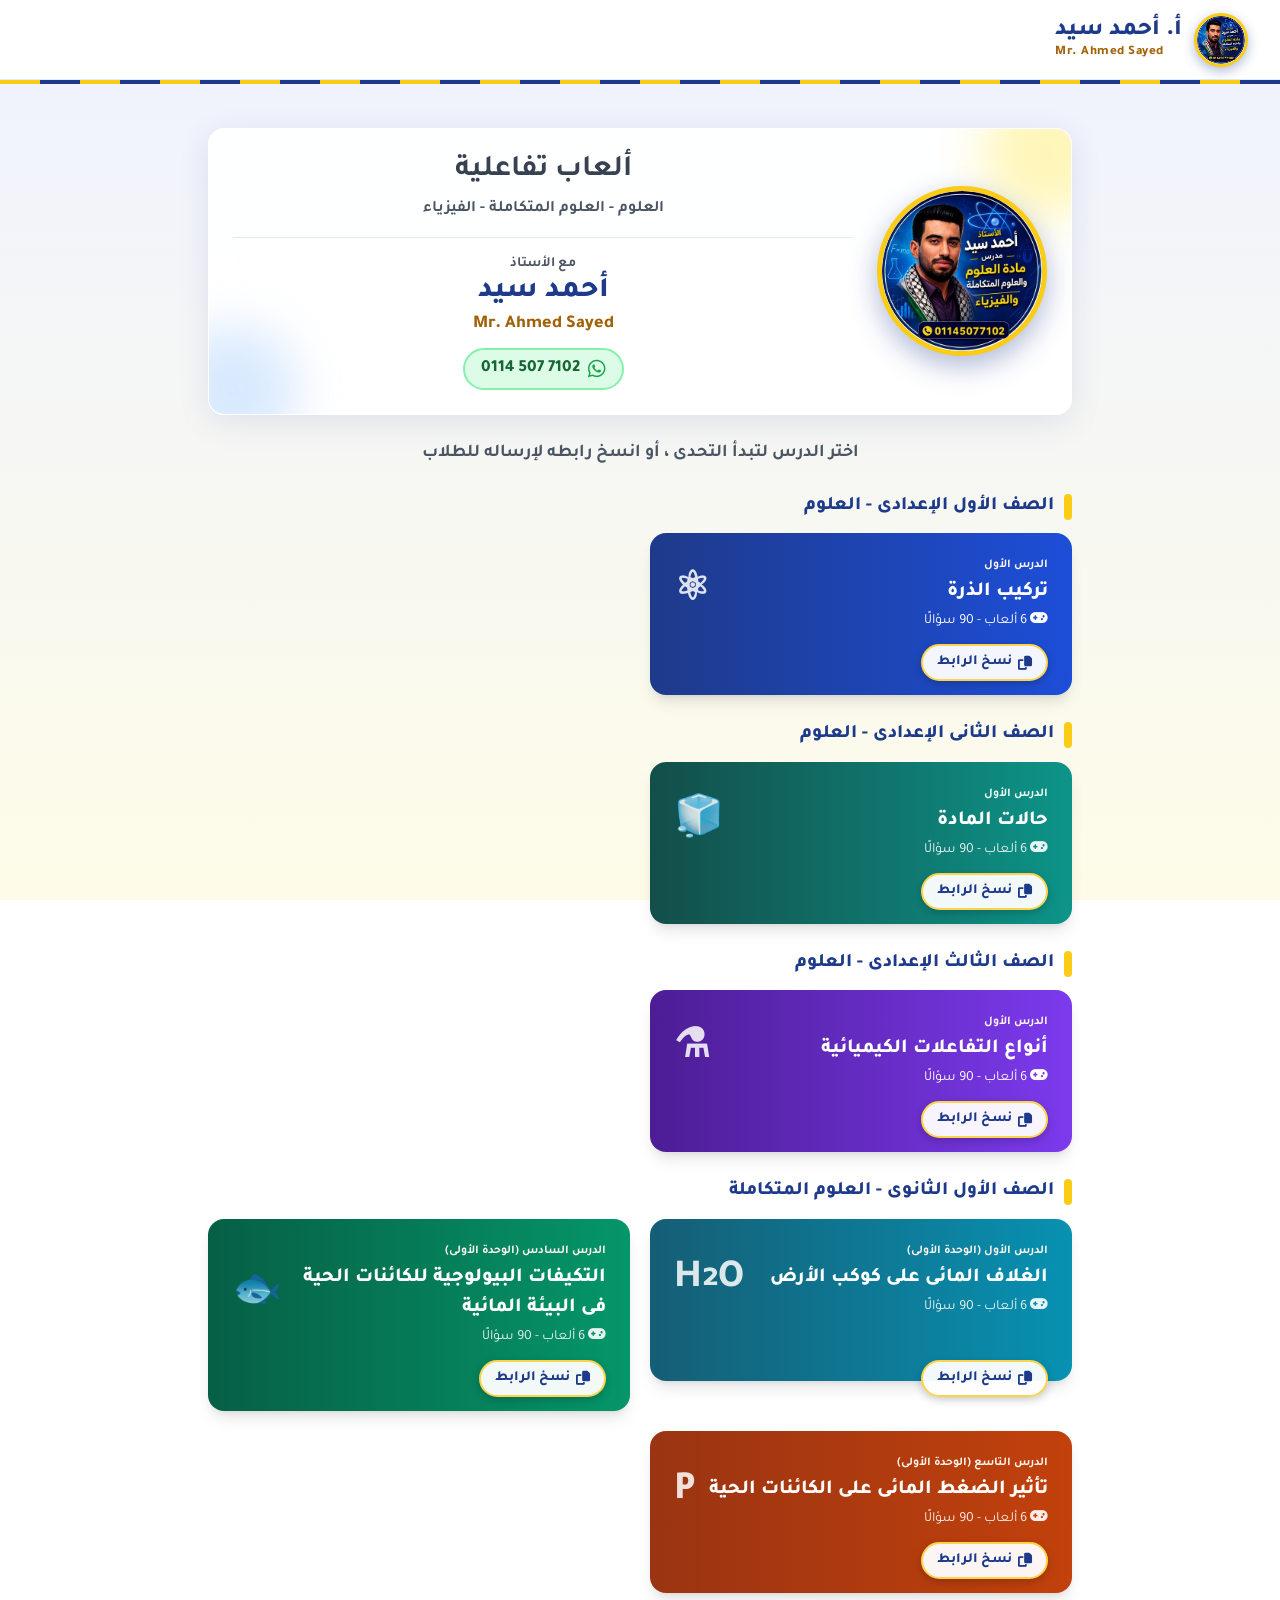
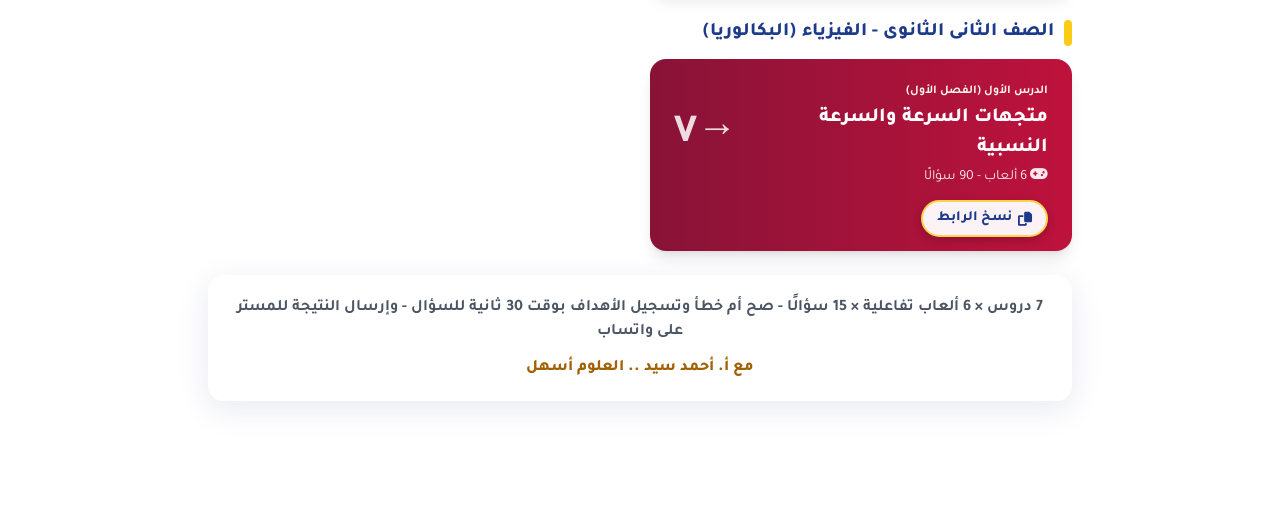
<file: index.html>
<!DOCTYPE html>
<html lang="ar" dir="rtl">
<head>
    <meta charset="UTF-8">
    <meta name="viewport" content="width=device-width, initial-scale=1.0, maximum-scale=1.0, user-scalable=no">
    <title>أ. أحمد سيد - العلوم والفيزياء</title>
    <link rel="stylesheet" href="assets/tailwind.css">
    <link rel="stylesheet" href="assets/fontawesome/css/all.min.css">
    <link rel="stylesheet" href="assets/style.css">
    <script src="assets/common.js"></script>
</head>
<body class="text-gray-800 min-h-screen pb-24 relative">

    <header class="fixed top-0 w-full bg-white/95 backdrop-blur-md shadow-sm z-40 h-20 flex items-center px-4 md:px-8 border-b border-blue-100">
        <div class="flex items-center gap-3"><img class="logo-img" src="img/logo-sm.jpg" alt="أ. أحمد سيد"><h1 class="font-extrabold text-blue-900 text-lg md:text-2xl brand-name">أ. أحمد سيد<small dir="ltr">Mr. Ahmed Sayed</small></h1></div>
    </header>
    <div class="fixed top-20 w-full z-40 brand-strip"></div>

    <div class="max-w-4xl mx-auto p-4 relative pt-28">
        <div class="space-y-6">
            <div class="glass-panel rounded-2xl p-6 shadow-lg relative overflow-hidden flex flex-col md:flex-row items-center gap-6 mt-4">
                <div class="absolute -top-10 -right-10 w-32 h-32 bg-yellow-200 rounded-full opacity-60 blur-xl"></div>
                <div class="absolute -bottom-10 -left-10 w-32 h-32 bg-blue-200 rounded-full opacity-60 blur-xl"></div>
                <img class="hero-logo z-10" src="img/logo.jpg" alt="أ. أحمد سيد">
                <div class="w-full text-center z-10 flex flex-col justify-center">
                    <h2 class="text-2xl md:text-3xl font-bold text-gray-700 mb-2">ألعاب تفاعلية</h2>
                    <p class="text-gray-500 font-bold">العلوم - العلوم المتكاملة - الفيزياء</p>
                    <div class="mt-4 border-t border-blue-100 pt-4">
                        <p class="text-sm text-gray-500 font-bold">مع الأستاذ</p>
                        <p class="text-3xl font-extrabold text-blue-900">أحمد سيد</p>
                        <p class="text-lg font-extrabold text-yellow-600" dir="ltr">Mr. Ahmed Sayed</p>
                        <a class="phone-pill" href="https://wa.me/201145077102" target="_blank" rel="noopener"><i class="fa-brands fa-whatsapp"></i> <span dir="ltr">0114 507 7102</span></a>
                    </div>
                </div>
            </div>

            <h3 class="text-center font-bold text-gray-600 mt-8 mb-2 text-lg">اختر الدرس لتبدأ التحدى ، أو انسخ رابطه لإرساله للطلاب</h3>

            <div id="lessons"></div>

            <div class="glass-panel rounded-2xl p-5 text-center mt-8">
                <p class="font-bold text-gray-600" id="summary"></p>
                <p class="mt-3 text-yellow-600 font-extrabold">مع أ. أحمد سيد .. العلوم أسهل</p>
            </div>
        </div>
    </div>

    <div id="toast" class="copy-toast"></div>
    <script>
        // رابط الموقع بعد الرفع على GitHub Pages
        const SITE_URL = 'https://darsfele3ba4-debug.github.io/ahmedsayed/';
        function lessonUrl(id) {
            const base = /^https?:$/.test(location.protocol) ? location.href.replace(/[^\/]*([?#].*)?$/, '') : SITE_URL;
            return base + 'game.html?l=' + id;
        }
        function copyText(t) {
            if (navigator.clipboard && window.isSecureContext) return navigator.clipboard.writeText(t);
            return new Promise((res, rej) => {
                const ta = document.createElement('textarea'); ta.value = t; ta.style.position = 'fixed'; ta.style.opacity = '0';
                document.body.appendChild(ta); ta.select();
                try { document.execCommand('copy') ? res() : rej(); } catch (e) { rej(e); } finally { ta.remove(); }
            });
        }
        function showToast(msg, ok) {
            const t = document.getElementById('toast'); t.innerHTML = msg;
            t.className = 'copy-toast show ' + (ok ? 'ok' : 'no');
            clearTimeout(t._h); t._h = setTimeout(() => t.className = 'copy-toast', 2200);
        }
        function copyLesson(ev, id, btn) {
            ev.preventDefault(); ev.stopPropagation();
            const url = lessonUrl(id);
            copyText(url).then(() => {
                showToast('<i class="fa-solid fa-circle-check"></i> تم نسخ رابط ' + LESSONS[id].title, true);
                btn.innerHTML = '<i class="fa-solid fa-check"></i> تم النسخ'; btn.classList.add('done');
                setTimeout(() => { btn.innerHTML = '<i class="fa-solid fa-copy"></i> نسخ الرابط'; btn.classList.remove('done'); }, 2000);
            }).catch(() => { prompt('انسخ الرابط:', url); });
        }

        const box = document.getElementById('lessons');
        const ids = Object.keys(LESSONS).sort((a, b) => (LESSONS[a].sort || +a) - (LESSONS[b].sort || +b));
        const grades = [...new Set(ids.map(id => LESSONS[id].grade))];
        grades.forEach(g => {
            const cards = ids.filter(id => LESSONS[id].grade === g).map(id => {
                const L = LESSONS[id];
                return `
                <div class="lesson-wrap">
                    <a href="game.html?l=${id}" class="btn-bounce bg-gradient-to-l ${L.color} text-white p-6 pb-16 rounded-2xl shadow-lg flex items-center justify-between gap-3 min-h-[150px] hover:shadow-2xl">
                        <div class="text-right">
                            <p class="text-xs font-bold text-white/80 mb-1">${L.order}</p>
                            <h4 class="font-extrabold text-xl mb-1">${L.title}</h4>
                            <p class="text-sm text-white/90"><i class="fa-solid fa-gamepad"></i> ${L.games.length} ألعاب - ${L.games.length * 15} سؤالًا</p>
                        </div>
                        <span class="icon-text">${L.iconText}</span>
                    </a>
                    <button class="copy-btn" onclick="copyLesson(event, '${id}', this)" title="${lessonUrl(id)}"><i class="fa-solid fa-copy"></i> نسخ الرابط</button>
                </div>`;
            }).join('');
            box.insertAdjacentHTML('beforeend', `<h3 class="grade-head">${g}</h3><div class="grid grid-cols-1 sm:grid-cols-2 gap-5">${cards}</div>`);
        });
        document.getElementById('summary').innerText = ids.length + ' دروس × 6 ألعاب تفاعلية × 15 سؤالًا - صح أم خطأ وتسجيل الأهداف بوقت 30 ثانية للسؤال - وإرسال النتيجة للمستر على واتساب';
    </script>
</body>
</html>
</file>
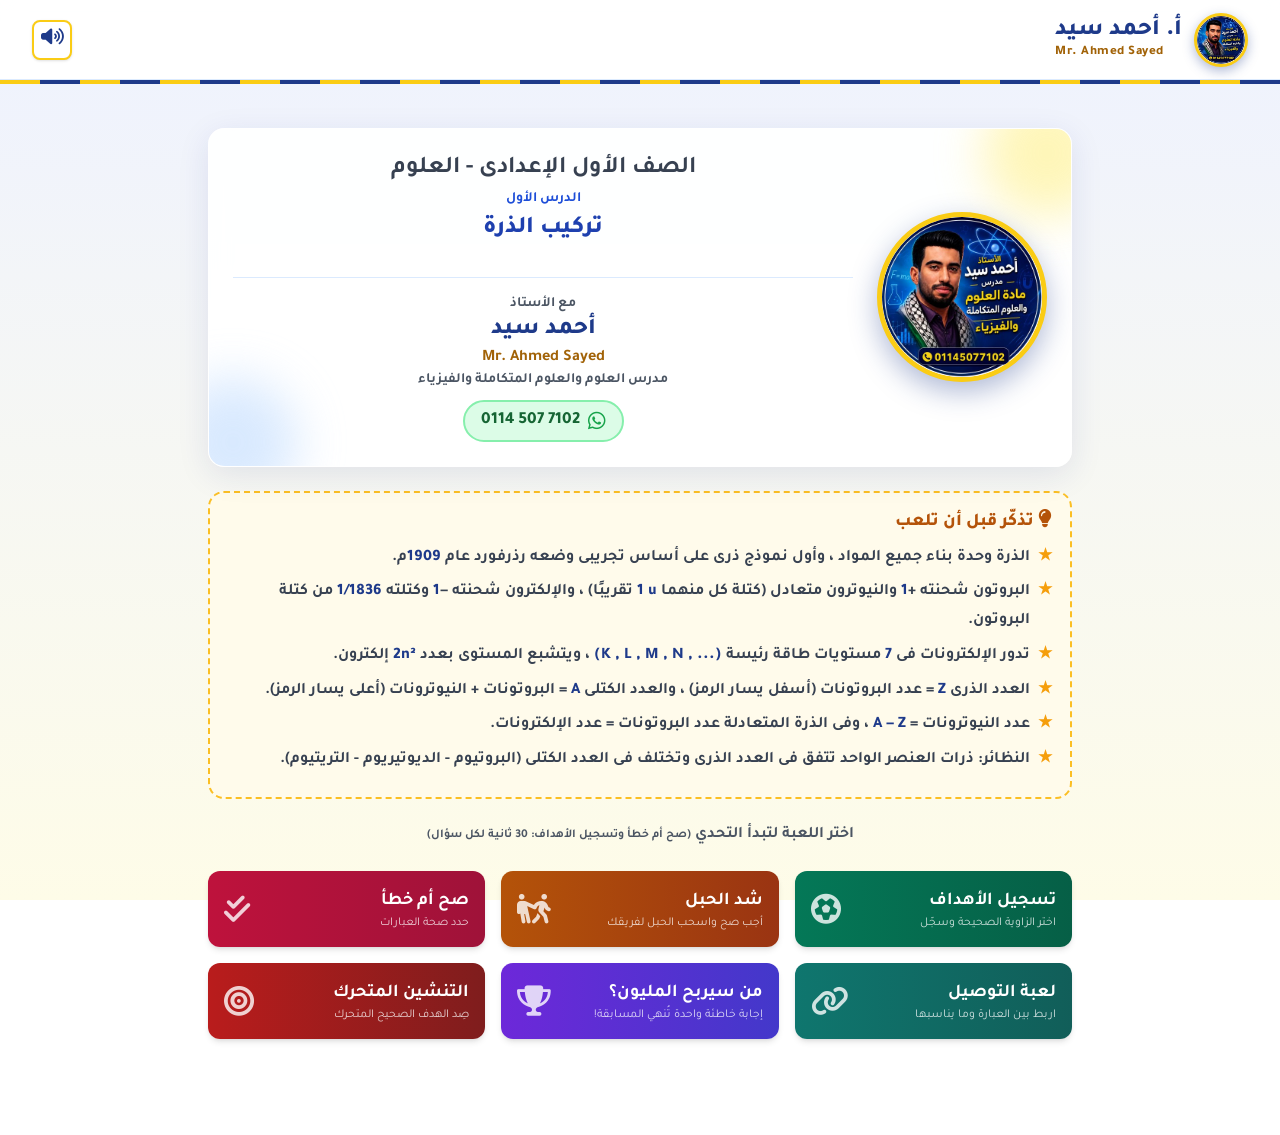
<file: game.html>
<!DOCTYPE html>
<html lang="ar" dir="rtl">
<head>
    <meta charset="UTF-8">
    <meta name="viewport" content="width=device-width, initial-scale=1.0, maximum-scale=1.0, user-scalable=no">
    <title>أ. أحمد سيد - ألعاب الدرس</title>
    <link rel="stylesheet" href="assets/tailwind.css">
    <link rel="stylesheet" href="assets/fontawesome/css/all.min.css">
    <link rel="stylesheet" href="assets/style.css">
    <script src="assets/common.js"></script>
    <script src="assets/sound.js"></script>
</head>
<body class="text-gray-800 min-h-screen pb-20 relative">

    <header class="fixed top-0 w-full bg-white/95 backdrop-blur-md shadow-sm z-40 h-20 flex items-center px-4 md:px-8 border-b border-blue-100">
        <div class="flex items-center gap-3"><img class="logo-img" src="img/logo-sm.jpg" alt="أ. أحمد سيد"><h1 class="font-extrabold text-blue-900 text-lg md:text-2xl brand-name">أ. أحمد سيد<small dir="ltr">Mr. Ahmed Sayed</small></h1></div>
        <button id="sound-btn" onclick="toggleSound()" class="mr-auto btn-bounce bg-white border-2 border-yellow-400 text-blue-900 w-10 h-10 rounded-lg shadow ml-2 text-lg"></button>
    </header>
    <div class="fixed top-20 w-full z-40 brand-strip"></div>

    <div class="max-w-4xl mx-auto p-4 relative pt-28" id="main-container">

        <!-- الشاشة الرئيسية للدرس -->
        <div id="screen-home" class="space-y-6">
            <div class="glass-panel rounded-2xl p-6 shadow-lg relative overflow-hidden flex flex-col md:flex-row items-center gap-6 mt-4">
                <div class="absolute -top-10 -right-10 w-32 h-32 bg-yellow-200 rounded-full opacity-60 blur-xl"></div>
                <div class="absolute -bottom-10 -left-10 w-32 h-32 bg-blue-200 rounded-full opacity-60 blur-xl"></div>
                <img class="hero-logo z-10" src="img/logo.jpg" alt="أ. أحمد سيد">
                <div class="w-full text-center z-10 flex flex-col justify-center">
                    <h2 class="text-xl md:text-2xl font-bold text-gray-700 mb-1" id="grade-text"></h2>
                    <p class="text-sm font-bold text-blue-500 mb-1" id="lesson-order"></p>
                    <h3 class="text-xl md:text-2xl text-blue-800 font-extrabold mb-4" id="lesson-title">جارٍ التحميل...</h3>
                    <div class="mt-4 border-t border-blue-100 pt-4">
                        <p class="text-sm text-gray-500 font-bold">مع الأستاذ</p>
                        <p class="text-2xl font-extrabold text-blue-900" id="teacher-name"></p>
                        <p class="text-md font-bold text-yellow-600" id="teacher-en" dir="ltr"></p>
                        <p class="text-sm font-bold text-gray-500" id="teacher-subj"></p>
                        <a class="phone-pill" href="https://wa.me/201145077102" target="_blank" rel="noopener"><i class="fa-brands fa-whatsapp"></i> <span dir="ltr">0114 507 7102</span></a>
                    </div>
                </div>
            </div>

            <div class="tips-box">
                <h4><i class="fa-solid fa-lightbulb"></i> تذكّر قبل أن تلعب</h4>
                <ul id="tips-list"></ul>
            </div>

            <h3 class="text-center font-bold text-gray-600 mt-8 mb-4">اختر اللعبة لتبدأ التحدي <span class="text-xs text-gray-400">(صح أم خطأ وتسجيل الأهداف: 30 ثانية لكل سؤال)</span></h3>

            <div class="grid grid-cols-1 sm:grid-cols-2 lg:grid-cols-3 gap-4" id="games-grid"></div>
        </div>

        <!-- رأس اللعبة -->
        <div id="game-header" class="hidden mb-6 bg-white p-3 rounded-xl shadow-sm border border-gray-100 flex flex-col gap-3">
            <div class="flex justify-between items-center w-full">
                <button onclick="goHome()" class="btn-bounce bg-gray-100 hover:bg-gray-200 text-gray-700 px-3 py-2 rounded-lg font-bold text-sm flex items-center gap-2">
                    <i class="fa-solid fa-arrow-right"></i> للألعاب
                </button>
                <div class="flex items-center gap-3">
                    <div class="text-left hidden sm:block">
                        <p class="text-xs text-gray-500 font-bold" id="hdr-teacher"></p>
                        <p class="text-sm font-bold text-blue-700" id="hdr-lesson"></p>
                    </div>
                </div>
            </div>
            <div class="flex justify-between items-center w-full border-t border-gray-100 pt-2">
                <div class="w-1/3 text-xs sm:text-sm font-bold text-gray-500"><span id="time-box" class="time-box"><i class="fa-solid fa-infinity text-blue-500"></i> بدون وقت</span></div>
                <h2 id="current-game-title" class="text-base sm:text-lg font-bold text-blue-800 text-center w-1/3"></h2>
                <div class="text-sm sm:text-base font-bold text-gray-600 bg-gray-50 px-3 py-1 rounded-lg border w-1/3 text-left">
                    النتيجة: <span id="current-score" class="text-blue-700">0</span>/<span class="total-count">15</span>
                </div>
            </div>
        </div>

        <!-- 1. اختيار من متعدد -->
        <div id="screen-mcq" class="hidden game-screen">
            <div class="glass-panel p-6 rounded-2xl">
                <div class="w-full bg-gray-200 rounded-full h-2.5 mb-6"><div id="mcq-progress" class="bg-blue-600 h-2.5 rounded-full" style="width:0%"></div></div>
                <div id="mcq-img"></div>
                <h3 id="mcq-question" class="text-xl md:text-2xl font-bold text-gray-800 mb-6 text-center leading-relaxed"></h3>
                <div id="mcq-options" class="grid grid-cols-1 sm:grid-cols-2 gap-3"></div>
            </div>
        </div>

        <!-- 2. الفقاعات -->
        <div id="screen-bubbles" class="hidden game-screen">
            <div class="glass-panel p-6 rounded-2xl">
                <div class="w-full bg-gray-200 rounded-full h-2.5 mb-4"><div id="bubbles-progress" class="bg-cyan-500 h-2.5 rounded-full" style="width:0%"></div></div>
                <div class="bg-cyan-50 border border-cyan-200 rounded-xl p-4 mb-4 text-center">
                    <h3 id="bubbles-question" class="text-lg md:text-xl font-bold text-gray-800 leading-relaxed"></h3>
                    <div id="bubbles-img"></div>
                </div>
                <div id="bubbles-game-area" class="relative w-full h-[430px] overflow-hidden rounded-xl shadow-inner bg-gradient-to-b from-blue-50 to-cyan-100"></div>
            </div>
        </div>

        <!-- 3. التنشين -->
        <div id="screen-shoot" class="hidden game-screen">
            <div class="glass-panel p-6 rounded-2xl">
                <div class="w-full bg-gray-200 rounded-full h-2.5 mb-4"><div id="shoot-progress" class="bg-red-500 h-2.5 rounded-full" style="width:0%"></div></div>
                <div class="bg-red-50 border border-red-200 rounded-xl p-4 mb-4 text-center">
                    <h3 id="shoot-question" class="text-lg md:text-xl font-bold text-gray-800 leading-relaxed"></h3>
                    <div id="shoot-img"></div>
                </div>
                <div id="shoot-game-area" class="relative w-full h-[430px] overflow-hidden bg-gray-900 border-4 border-gray-700 rounded-xl shadow-inner"></div>
            </div>
        </div>

        <!-- 4. صح أم خطأ -->
        <div id="screen-tf" class="hidden game-screen">
            <div class="glass-panel p-6 rounded-2xl flex flex-col">
                <div class="w-full bg-gray-200 rounded-full h-2.5 mb-6"><div id="tf-progress" class="bg-orange-500 h-2.5 rounded-full" style="width:0%"></div></div>
                <p class="text-center font-bold text-gray-600 mb-4 text-lg">اقرأ العبارة وحدد: صح أم خطأ؟</p>
                <div id="tf-img"></div>
                <div class="flex items-center justify-center mb-8">
                    <div id="tf-statement" class="bg-white border-2 border-orange-300 text-gray-800 font-bold text-xl md:text-2xl py-8 px-6 rounded-2xl shadow-md w-full text-center min-h-[150px] flex items-center justify-center leading-relaxed"></div>
                </div>
                <div class="grid grid-cols-2 gap-4 w-full">
                    <button onclick="checkTF(true)" class="btn-bounce bg-green-500 hover:bg-green-600 text-white p-6 rounded-xl flex flex-col items-center gap-2 shadow-lg">
                        <i class="fa-solid fa-check text-5xl mb-2"></i><span class="font-bold text-xl md:text-2xl">صح</span>
                    </button>
                    <button onclick="checkTF(false)" class="btn-bounce bg-red-500 hover:bg-red-600 text-white p-6 rounded-xl flex flex-col items-center gap-2 shadow-lg">
                        <i class="fa-solid fa-xmark text-5xl mb-2"></i><span class="font-bold text-xl md:text-2xl">خطأ</span>
                    </button>
                </div>
            </div>
        </div>

        <!-- 5. التوصيل -->
        <div id="screen-match" class="hidden game-screen">
            <div class="glass-panel p-4 rounded-2xl">
                <div class="w-full bg-gray-200 rounded-full h-2.5 mb-4"><div id="match-progress" class="bg-green-600 h-2.5 rounded-full" style="width:0%"></div></div>
                <p class="text-center text-gray-600 mb-4 font-bold">المس عنصرًا من القائمة الأولى ثم ما يناسبه من الثانية</p>
                <div class="flex gap-4 justify-between">
                    <div class="w-1/2 space-y-2 flex flex-col" id="match-list-a"></div>
                    <div class="w-1/2 space-y-2 flex flex-col" id="match-list-b"></div>
                </div>
            </div>
        </div>

        <!-- 6. أكمل -->
        <div id="screen-fill" class="hidden game-screen">
            <div class="glass-panel p-4 md:p-6 rounded-2xl flex flex-col">
                <div class="w-full bg-gray-200 rounded-full h-2.5 mb-4 md:mb-6"><div id="fill-progress" class="bg-purple-500 h-2.5 rounded-full" style="width:0%"></div></div>
                <p class="text-center font-bold text-gray-600 mb-4 text-sm md:text-lg">اختر ما يكمل العبارة إكمالًا صحيحًا</p>
                <div id="fill-img"></div>
                <div class="bg-white border-2 border-purple-200 py-6 px-4 md:py-8 md:px-6 rounded-2xl shadow-sm text-center mb-6 flex items-center justify-center min-h-[120px] md:min-h-[160px]">
                    <h3 id="fill-sentence" class="text-lg sm:text-xl md:text-2xl font-bold text-gray-800 leading-loose"></h3>
                </div>
                <div id="fill-options" class="grid grid-cols-1 sm:grid-cols-2 gap-3 md:gap-4"></div>
            </div>
        </div>
    
        <!-- 7. شد الحبل -->
        <div id="screen-tug" class="hidden game-screen">
            <div class="glass-panel p-4 md:p-6 rounded-2xl">
                <div class="w-full bg-gray-200 rounded-full h-2.5 mb-4"><div id="tug-progress" class="bg-amber-500 h-2.5 rounded-full" style="width:0%"></div></div>
                <div class="tug-arena">
                    <div class="tug-team tug-me"><span class="tug-tag">فريقك</span><div class="tug-men"><i class="fa-solid fa-person"></i><i class="fa-solid fa-person"></i><i class="fa-solid fa-person"></i></div></div>
                    <div class="tug-field">
                        <div class="tug-zone tug-zone-me"></div><div class="tug-zone tug-zone-op"></div>
                        <div class="tug-center"></div>
                        <div id="tug-rope" class="tug-rope"><div class="tug-knot"><i class="fa-solid fa-flag"></i></div></div>
                    </div>
                    <div class="tug-team tug-op"><span class="tug-tag">المنافس</span><div class="tug-men"><i class="fa-solid fa-person"></i><i class="fa-solid fa-person"></i><i class="fa-solid fa-person"></i></div></div>
                </div>
                <p class="text-center text-xs font-bold text-gray-500 mb-3">كل إجابة صحيحة تسحب الحبل نحو فريقك، وكل إجابة خاطئة تسحبه نحو المنافس</p>
                <div class="bg-amber-50 border border-amber-200 rounded-xl p-4 mb-4 text-center">
                    <h3 id="tug-question" class="text-lg md:text-xl font-bold text-gray-800 leading-relaxed"></h3>
                    <div id="tug-img"></div>
                </div>
                <div id="tug-options" class="grid grid-cols-2 gap-3"></div>
            </div>
        </div>

        <!-- 8. تسجيل الأهداف -->
        <div id="screen-goal" class="hidden game-screen">
            <div class="glass-panel p-4 md:p-6 rounded-2xl">
                <div class="w-full bg-gray-200 rounded-full h-2.5 mb-4"><div id="goal-progress" class="bg-emerald-600 h-2.5 rounded-full" style="width:0%"></div></div>
                <div class="bg-emerald-50 border border-emerald-200 rounded-xl p-4 mb-4 text-center">
                    <h3 id="goal-question" class="text-lg md:text-xl font-bold text-gray-800 leading-relaxed"></h3>
                    <div id="goal-img"></div>
                </div>
                <div class="goal-pitch" id="goal-pitch">
                    <div class="goal-frame"><div class="goal-net"></div></div>
                    <div id="goal-keeper" class="goal-keeper"><i class="fa-solid fa-user-shield"></i></div>
                    <div id="goal-targets"></div>
                    <div id="goal-ball" class="goal-ball"><i class="fa-solid fa-futbol"></i></div>
                    <div id="goal-flash" class="goal-flash"></div>
                </div>
                <p class="text-center text-sm font-bold text-gray-500 mt-3">المس الزاوية التي بها الإجابة الصحيحة لتسدد الكرة</p>
            </div>
        </div>
    
        <!-- 9. من سيربح المليون -->
        <div id="screen-millionaire" class="hidden game-screen">
            <div class="mil-wrap">
                <div class="mil-ladder" id="mil-ladder"></div>
                <h2 class="mil-title"><i class="fa-solid fa-trophy"></i> من سيربح المليون؟ <i class="fa-solid fa-trophy"></i></h2>
                <div class="mil-bar">
                    <div class="mil-pill" id="mil-qnum"></div>
                    <div class="mil-prize"><i class="fa-solid fa-sack-dollar"></i> <span id="mil-prize"></span></div>
                </div>
                <div class="mil-lifelines">
                    <button id="ll-5050" class="mil-ll" onclick="useLifeline('5050')" title="حذف إجابتين"><i class="fa-solid fa-scissors"></i><small>حذف إجابتين</small></button>
                    <button id="ll-phone" class="mil-ll" onclick="useLifeline('phone')" title="اتصال بصديق"><i class="fa-solid fa-phone"></i><small>اتصال بصديق</small></button>
                    <button id="ll-aud" class="mil-ll" onclick="useLifeline('aud')" title="رأي الجمهور"><i class="fa-solid fa-users"></i><small>رأي الجمهور</small></button>
                </div>
                <div class="mil-help hidden" id="mil-help"></div>
                <div class="mil-question" id="mil-question"></div>
                <div class="mil-verdict" id="mil-verdict"></div>
                <div class="mil-options" id="mil-options"></div>
            </div>
        </div>
    </div>

    <!-- نافذة التغذية الراجعة -->
    <div id="feedback-modal" class="fixed inset-0 bg-black bg-opacity-60 z-50 hidden flex items-center justify-center p-4 backdrop-blur-sm">
        <div id="feedback-content" class="bg-white rounded-2xl p-6 max-w-sm w-full text-center transform scale-50 opacity-0 transition-all duration-300">
            <div id="feedback-icon" class="text-6xl mb-4"></div>
            <h3 id="feedback-title" class="text-2xl font-bold mb-2"></h3>
            <p id="feedback-msg" class="text-gray-600 mb-6 font-bold text-lg leading-relaxed"></p>
            <button onclick="closeFeedback()" class="bg-blue-700 text-white font-bold py-3 px-8 rounded-xl shadow-md w-full hover:bg-blue-800 transition-colors">متابعة</button>
        </div>
    </div>

    <!-- نهاية اللعبة -->
    <div id="endgame-modal" class="fixed inset-0 bg-blue-950 bg-opacity-95 z-50 hidden flex items-center justify-center p-4">
        <div class="bg-white rounded-2xl p-6 sm:p-8 max-w-md w-full text-center shadow-2xl endgame-card">
            <i class="fa-solid fa-trophy text-6xl text-yellow-400 mb-4"></i>
            <h2 class="text-3xl font-bold text-blue-900 mb-2">اكتملت اللعبة!</h2>
            <p class="text-xl text-gray-700 mb-2 font-bold">لقد حققت <span id="endgame-score" class="text-blue-700 text-2xl">0</span> من <span class="total-count">15</span></p>
            <p id="endgame-msg" class="text-lg text-yellow-600 font-bold mb-4"></p>
            <div class="wa-box">
                <label for="student-name"><i class="fa-solid fa-user-pen"></i> اكتب اسمك لإرسال نتيجتك للمستر</label>
                <input id="student-name" type="text" maxlength="40" placeholder="الاسم ثلاثى" autocomplete="name">
                <p id="name-err" class="wa-err hidden">من فضلك اكتب اسمك أولًا</p>
                <button onclick="sendResult()" class="wa-send btn-bounce"><i class="fa-brands fa-whatsapp"></i> أرسل نتيجتك للمستر</button>
            </div>
            <button onclick="startGame(gameState.activeGame)" class="w-full mb-3 bg-yellow-400 text-blue-900 font-bold py-3 rounded-xl shadow text-lg btn-bounce">
                <i class="fa-solid fa-rotate-right"></i> العب مرة أخرى
            </button>
            <button onclick="goHome()" class="w-full bg-gradient-to-r from-blue-700 to-indigo-700 text-white font-bold py-4 rounded-xl shadow-lg text-xl btn-bounce">
                العودة لألعاب الدرس
            </button>
        </div>
    </div>


        <script src="assets/game.js"></script>
</body>
</html>
</file>
<file: assets/style.css>
@import url('https://fonts.googleapis.com/css2?family=Tajawal:wght@400;700;800&display=swap');
body { font-family: 'Tajawal', sans-serif; background: linear-gradient(180deg,#eef2ff 0%,#fefce8 100%); background-attachment: fixed; user-select: none; overflow-x: hidden; }
.glass-panel { background: rgba(255,255,255,0.93); backdrop-filter: blur(10px); border: 1px solid rgba(255,255,255,0.3); box-shadow: 0 8px 32px 0 rgba(31,38,135,0.10); }
.btn-bounce { transition: transform 0.2s; }
.btn-bounce:active { transform: scale(0.95); }
.brand-strip { background: repeating-linear-gradient(90deg,#facc15 0 40px,#1e3a8a 40px 80px); height: 4px; }

/* رياضيات */
.m { unicode-bidi: isolate; direction: ltr; }
.frac { display: inline-flex; flex-direction: column; vertical-align: middle; text-align: center; line-height: 1.1; margin: 0 2px; font-size: 0.9em; }
.frac .num { border-bottom: 2px solid currentColor; padding: 0 3px; }
.frac .den { padding: 0 3px; }
.q-img { max-height: 260px; max-width: 100%; margin: 0 auto 1rem; border-radius: 12px; border: 2px solid #e0e7ff; background: #fff; object-fit: contain; }
.q-img-sm { max-height: 150px; max-width: 100%; margin: 8px auto 0; border-radius: 10px; background: #fff; object-fit: contain; }

/* التوصيل */
.match-item { transition: all 0.3s; }
.match-item.selected { background-color: #fef08a; border-color: #eab308; transform: scale(1.05); }
.match-item.matched { background-color: #86efac; border-color: #22c55e; opacity: 0.7; pointer-events: none; }
.match-item.error { background-color: #fca5a5; border-color: #ef4444; animation: shake 0.5s; }

/* الفقاعات */
.game-bubble {
    border-radius: 50%;
    background: radial-gradient(circle at 30% 30%, rgba(255,255,255,0.95), rgba(191,219,254,0.8) 60%, rgba(59,130,246,0.45));
    box-shadow: inset 0 0 15px rgba(255,255,255,0.8), 0 4px 10px rgba(0,0,0,0.15);
    border: 1px solid rgba(255,255,255,0.6);
    color: #1e3a8a; text-shadow: 0 1px 2px rgba(255,255,255,0.8);
}
.horizontal-target { background-color: white; border: 4px solid; box-shadow: 0 10px 15px -3px rgba(0,0,0,0.2); }

/* حركة مستمرة بلا وقت محدد: تتكرر حتى يجيب الطالب */
@keyframes fallDown { from { top: -140px; } to { top: 105%; } }
@keyframes moveRight { from { left: -140px; } to { left: 105%; } }
@keyframes moveLeft { from { left: 105%; } to { left: -140px; } }
.anim-fall { animation: fallDown 16s linear infinite; }
.anim-right { animation: moveRight 15s linear infinite; }
.anim-left { animation: moveLeft 15s linear infinite; }

@keyframes shake { 0%,100% {transform: translateX(0);} 25% {transform: translateX(-5px);} 75% {transform: translateX(5px);} }
.popup-anim { animation: popIn 0.3s ease-out forwards; }
@keyframes popIn { 0% { opacity: 0; transform: scale(0.5); } 100% { opacity: 1; transform: scale(1); } }
.game-bubble .frac, .horizontal-target .frac { font-size: 1.3em; }
.game-bubble .m, .horizontal-target .m { white-space: normal; }

/* رموز الشعاع والمستقيم */
.geo { position: relative; display: inline-block; padding-top: 0.45em; line-height: 1.1; unicode-bidi: isolate; }
.geo::before { position: absolute; top: -0.15em; left: 0; right: 0; text-align: center; font-size: 0.8em; line-height: 1; letter-spacing: -2px; }
.ray::before { content: "⟶"; }
.gline::before { content: "⟷"; }

/* ===== عناصر مستر سيف محمد (بدون صور) ===== */
.brand-strip { background: repeating-linear-gradient(90deg,#f59e0b 0 40px,#1e3a8a 40px 80px); }
.logo-badge { width: 56px; height: 56px; border-radius: 16px; display: flex; align-items: center; justify-content: center;
  background: linear-gradient(135deg,#1e3a8a,#4f46e5); color: #fde68a; font-size: 26px; font-weight: 800; box-shadow: 0 4px 12px rgba(30,58,138,.3); border: 2px solid #fcd34d; flex-shrink: 0; }
.brand-name { line-height: 1.15; }
.brand-name small { display: block; font-size: 13px; color: #b45309; font-weight: 800; letter-spacing: .5px; }
.hero-art { position: relative; width: 100%; max-width: 300px; aspect-ratio: 1/1; border-radius: 20px; border: 4px solid #fbbf24;
  background: radial-gradient(circle at 30% 25%,#6366f1,#1e3a8a 70%); color: #fff; display: flex; flex-direction: column; align-items: center; justify-content: center; gap: 10px;
  box-shadow: 0 12px 30px rgba(30,58,138,.35); overflow: hidden; }
.hero-art .big { font-size: 64px; font-weight: 800; color: #fde68a; line-height: 1; }
.hero-art .eq { direction: ltr; font-size: 20px; font-weight: 800; background: rgba(255,255,255,.15); padding: 6px 14px; border-radius: 12px; }
.hero-art .eq b { color: #fde68a; }
.hero-art .tag { font-size: 14px; font-weight: 800; color: #c7d2fe; }
.hero-art::before, .hero-art::after { content: ""; position: absolute; border-radius: 50%; background: rgba(255,255,255,.08); }
.hero-art::before { width: 160px; height: 160px; top: -50px; left: -50px; }
.hero-art::after { width: 120px; height: 120px; bottom: -40px; right: -30px; }
@media (max-width: 767px) { .hero-art { max-width: 240px; } .hero-art .big { font-size: 52px; } }
.avatar-mini { width: 40px; height: 40px; border-radius: 50%; display: flex; align-items: center; justify-content: center; background: linear-gradient(135deg,#1e3a8a,#4f46e5); color: #fde68a; font-weight: 800; border: 2px solid #fbbf24; }
.lesson-num { width: 64px; height: 64px; border-radius: 14px; display: flex; flex-direction: column; align-items: center; justify-content: center; color: #fff; font-weight: 800; flex-shrink: 0; box-shadow: 0 4px 10px rgba(0,0,0,.15); }
.lesson-num span { font-size: 11px; opacity: .9; }
.lesson-num b { font-size: 24px; line-height: 1; }
.tips-box { background: #fffbeb; border: 2px dashed #fbbf24; border-radius: 16px; padding: 16px 18px; }
.tips-box h4 { color: #b45309; font-weight: 800; font-size: 18px; margin-bottom: 8px; }
.tips-box li { position: relative; padding-right: 22px; margin-bottom: 6px; font-weight: 700; color: #374151; line-height: 1.8; }
.tips-box li::before { content: "★"; position: absolute; right: 0; color: #f59e0b; }
.tips-box .m, .hero-art .eq { white-space: nowrap; }

/* ===== أ. أحمد زين العابدين ===== */
.brand-strip { background: repeating-linear-gradient(90deg,#0d9488 0 40px,#1e3a8a 40px 80px); }
.brand-name small { color: #0f766e; }
.logo-badge { width: 46px; height: 46px; font-size: 24px; background: linear-gradient(135deg,#1e3a8a,#0d9488); border-color: #5eead4; color: #fff; }

/* المعادلات: من اليمين لليسار كما فى الكتاب */
.eq { unicode-bidi: isolate; direction: rtl; white-space: nowrap; display: inline-block; }
.game-bubble .eq, .horizontal-target .eq, .match-item .eq { white-space: normal; }

/* رسم المستطيلات */
.bar-fig { max-width: 460px; margin: 4px auto 18px; padding: 30px 8px 0; }
.bar-row { display: flex; direction: ltr; height: 38px; border: 2px solid #374151; border-radius: 4px; overflow: visible; }
.bar-seg { position: relative; border-left: 2px solid #374151; min-width: 34px; }
.bar-seg:first-child { border-left: none; }
.bar-w { background: #fff; } .bar-g { background: #4ade80; } .bar-y { background: #fde047; }
.bar-k { background: repeating-conic-gradient(#1f2937 0 25%, #fff 0 50%) 0 0/10px 10px; }
.bar-lbl { position: absolute; bottom: 100%; left: 0; right: 0; text-align: center; font-size: 13px; font-weight: 800; color: #1e3a8a; white-space: nowrap; padding-bottom: 2px; border-bottom: 2px solid #94a3b8; margin: 0 2px 4px; }
.bar-total { margin-top: 6px; border-top: 2px solid #94a3b8; text-align: center; font-weight: 800; color: #374151; font-size: 14px; padding-top: 2px; }
.bar-sm { margin-bottom: 6px; padding-top: 26px; }
.game-bubble > span, .horizontal-target > span { font-size: 1.35em; }

/* ===== شد الحبل ===== */
.tug-arena { display: flex; align-items: center; gap: 6px; margin-bottom: 10px; }
.tug-team { display: flex; flex-direction: column; align-items: center; width: 74px; flex-shrink: 0; }
.tug-tag { font-size: 12px; font-weight: 800; padding: 2px 8px; border-radius: 999px; color: #fff; margin-bottom: 4px; white-space: nowrap; }
.tug-me .tug-tag { background: #2563eb; } .tug-op .tug-tag { background: #dc2626; }
.tug-men { display: flex; gap: 1px; font-size: 30px; line-height: 1; }
.tug-me .tug-men { color: #1d4ed8; transform: rotate(12deg); } .tug-op .tug-men { color: #b91c1c; transform: rotate(-12deg); }
.tug-me.pulling .tug-men { animation: pullR .6s ease-out; } .tug-op.pulling .tug-men { animation: pullL .6s ease-out; }
@keyframes pullR { 50% { transform: rotate(28deg) translateX(8px); } }
@keyframes pullL { 50% { transform: rotate(-28deg) translateX(-8px); } }
.tug-field { position: relative; flex: 1; height: 86px; border-radius: 14px; overflow: hidden; border: 2px solid #e5e7eb; }
.tug-zone { position: absolute; top: 0; bottom: 0; width: 50%; }
.tug-zone-me { right: 0; background: linear-gradient(90deg,#dbeafe,#bfdbfe); }
.tug-zone-op { left: 0; background: linear-gradient(90deg,#fecaca,#fee2e2); }
.tug-center { position: absolute; top: 0; bottom: 0; left: 50%; border-left: 3px dashed #6b7280; }
.tug-rope { position: absolute; top: 50%; left: -30%; width: 160%; height: 10px; margin-top: -5px; border-radius: 6px;
  background: repeating-linear-gradient(45deg,#a16207 0 6px,#ca8a04 6px 12px); box-shadow: 0 2px 4px rgba(0,0,0,.25); transition: transform .6s cubic-bezier(.3,1.6,.5,1); }
.tug-knot { position: absolute; left: 50%; top: 50%; transform: translate(-50%,-50%); width: 34px; height: 34px; border-radius: 50%; background: #fff; border: 3px solid #f59e0b;
  display: flex; align-items: center; justify-content: center; color: #dc2626; font-size: 15px; box-shadow: 0 3px 8px rgba(0,0,0,.25); }
.opt-right { background: #bbf7d0 !important; border-color: #22c55e !important; }
.opt-wrong { background: #fecaca !important; border-color: #ef4444 !important; }

/* ===== تسجيل الأهداف ===== */
.goal-pitch { position: relative; width: 100%; height: 360px; border-radius: 16px; overflow: hidden;
  background: repeating-linear-gradient(180deg,#16a34a 0 36px,#15803d 36px 72px); box-shadow: inset 0 0 30px rgba(0,0,0,.25); }
.goal-frame { position: absolute; top: 5%; left: 8%; right: 8%; height: 56%; border: 7px solid #fff; border-bottom: none; border-radius: 6px 6px 0 0; box-shadow: 0 4px 10px rgba(0,0,0,.25); }
.goal-net { position: absolute; inset: 0; background-image: linear-gradient(rgba(255,255,255,.35) 1px, transparent 1px), linear-gradient(90deg, rgba(255,255,255,.35) 1px, transparent 1px); background-size: 14px 14px; background-color: rgba(0,0,0,.12); }
.goal-pitch::after { content: ""; position: absolute; left: 22%; right: 22%; top: 61%; height: 22%; border: 3px solid rgba(255,255,255,.7); border-top: none; }
.goal-keeper { position: absolute; z-index: 3; font-size: 44px; color: #facc15; text-shadow: 0 3px 6px rgba(0,0,0,.4); transform: translate(-50%,-50%); pointer-events: none; }
.goal-ball { position: absolute; z-index: 4; font-size: 34px; color: #fff; background: #111; border-radius: 50%; line-height: 1; width: 36px; height: 36px; display: flex; align-items: center; justify-content: center;
  transform: translate(-50%,-50%); pointer-events: none; text-shadow: none; box-shadow: 0 4px 6px rgba(0,0,0,.35); }
.goal-target { position: absolute; z-index: 2; transform: translate(-50%,-50%); min-width: 92px; max-width: 150px; min-height: 58px; padding: 6px 10px; border-radius: 14px;
  background: rgba(255,255,255,.92); border: 3px solid #fde047; color: #14532d; font-weight: 800; font-size: 17px; box-shadow: 0 4px 10px rgba(0,0,0,.25); display: flex; align-items: center; justify-content: center; text-align: center; transition: transform .2s; }
.goal-target.long { font-size: 13px; }
.goal-target:active { transform: translate(-50%,-50%) scale(.94); }
.goal-target.hit { background: #bbf7d0; border-color: #22c55e; }
.goal-target.miss { background: #fecaca; border-color: #ef4444; }
.goal-flash { position: absolute; z-index: 5; left: 50%; top: 74%; transform: translate(-50%,-50%) scale(.3); opacity: 0; font-size: 28px; font-weight: 800; padding: 6px 18px; border-radius: 14px; color: #fff; white-space: nowrap; transition: all .3s; pointer-events: none; }
.goal-flash.show { opacity: 1; transform: translate(-50%,-50%) scale(1); }
.goal-flash.ok { background: #16a34a; border: 3px solid #fde047; } .goal-flash.no { background: #dc2626; border: 3px solid #fff; }
@media (max-width: 480px) { .goal-target { min-width: 78px; font-size: 15px; } .goal-target.long { font-size: 11px; max-width: 120px; } .goal-pitch { height: 330px; } }

/* ألوان إضافية غير موجودة فى ملف tailwind المضغوط */
.from-amber-500{--tw-gradient-from:#f59e0b var(--tw-gradient-from-position);--tw-gradient-to:rgba(245,158,11,0) var(--tw-gradient-to-position);--tw-gradient-stops:var(--tw-gradient-from),var(--tw-gradient-to)}
.from-emerald-500{--tw-gradient-from:#10b981 var(--tw-gradient-from-position);--tw-gradient-to:rgba(16,185,129,0) var(--tw-gradient-to-position);--tw-gradient-stops:var(--tw-gradient-from),var(--tw-gradient-to)}
.from-teal-500{--tw-gradient-from:#14b8a6 var(--tw-gradient-from-position);--tw-gradient-to:rgba(20,184,166,0) var(--tw-gradient-to-position);--tw-gradient-stops:var(--tw-gradient-from),var(--tw-gradient-to)}
.to-green-700{--tw-gradient-to:#15803d var(--tw-gradient-to-position)}
.to-emerald-700{--tw-gradient-to:#047857 var(--tw-gradient-to-position)}
.bg-amber-500{background-color:#f59e0b} .bg-amber-50{background-color:#fffbeb} .hover\:bg-amber-50:hover{background-color:#fffbeb}
.border-amber-300{border-color:#fcd34d} .border-amber-200{border-color:#fde68a} .text-amber-900{color:#78350f}
.bg-emerald-50{background-color:#ecfdf5} .border-emerald-200{border-color:#a7f3d0} .bg-emerald-600{background-color:#059669}
@media (max-width: 480px) { .nav-txt { display: none; } .brand-name { font-size: 16px; } .brand-name small { font-size: 11px; white-space: nowrap; } }

/* زر نسخ رابط الدرس */
.lesson-wrap { position: relative; }
.lesson-wrap > a { display: flex; }
.copy-btn { position: absolute; bottom: 14px; right: 24px; z-index: 2; background: rgba(255,255,255,.95); color: #1e3a8a; font-weight: 800; font-size: 14px;
  padding: 6px 14px; border-radius: 999px; box-shadow: 0 3px 8px rgba(0,0,0,.2); border: 2px solid #fcd34d; transition: transform .15s; display: flex; align-items: center; gap: 6px; }
.copy-btn:active { transform: scale(.94); }
.copy-btn.done { background: #dcfce7; color: #166534; border-color: #22c55e; }
.copy-toast { position: fixed; left: 50%; bottom: 24px; transform: translate(-50%, 30px); opacity: 0; z-index: 60; padding: 10px 20px; border-radius: 14px; color: #fff; font-weight: 800; transition: all .3s; pointer-events: none; white-space: nowrap; }
.copy-toast.show { opacity: 1; transform: translate(-50%, 0); }
.copy-toast.ok { background: #16a34a; } .copy-toast.no { background: #dc2626; }
.lesson-wrap > a { padding-bottom: 64px !important; min-height: 160px; }
.icon-text { font-size: 46px; font-weight: 800; opacity: .85; letter-spacing: 6px; line-height: 1; direction: ltr; }

/* ألوان الدرس الرابع */
.from-sky-500{--tw-gradient-from:#0ea5e9 var(--tw-gradient-from-position);--tw-gradient-to:rgba(14,165,233,0) var(--tw-gradient-to-position);--tw-gradient-stops:var(--tw-gradient-from),var(--tw-gradient-to)}
.to-indigo-600{--tw-gradient-to:#4f46e5 var(--tw-gradient-to-position)}

/* ===== من سيربح المليون ===== */
.mil-wrap { background: linear-gradient(165deg,#6d28d9 0%,#3730a3 45%,#1e3a8a 75%,#0f766e 100%); border-radius: 20px; padding: 12px 12px 18px; color: #fff; box-shadow: 0 12px 30px rgba(49,46,129,.4); }
.mil-ladder { display: flex; gap: 6px; overflow-x: auto; padding: 6px; background: rgba(15,10,60,.55); border-radius: 14px; scroll-behavior: smooth; scrollbar-width: none; }
.mil-ladder::-webkit-scrollbar { display: none; }
.mil-step { flex: 0 0 auto; display: flex; align-items: center; gap: 8px; padding: 6px 12px; border-radius: 10px; font-weight: 800; font-size: 13px; color: #c7d2fe; white-space: nowrap; }
.mil-step b { color: #fde68a; }
.mil-step.safe span { color: #fff; }
.mil-step.won { background: rgba(250,204,21,.18); color: #fde68a; }
.mil-step.next { background: linear-gradient(90deg,#facc15,#f59e0b); color: #3b0764; box-shadow: 0 0 12px rgba(250,204,21,.6); }
.mil-step.next b { color: #3b0764; }
.mil-title { text-align: center; font-size: 26px; font-weight: 800; margin: 14px 0 10px; color: #fde047; text-shadow: 0 3px 0 #a21caf, 0 6px 14px rgba(0,0,0,.35); }
.mil-title i { color: #fbbf24; }
.mil-bar { display: flex; justify-content: space-between; align-items: center; gap: 10px; margin-bottom: 12px; }
.mil-pill { background: rgba(255,255,255,.14); padding: 8px 16px; border-radius: 999px; font-weight: 800; font-size: 15px; }
.mil-prize { background: linear-gradient(90deg,#fde047,#facc15); color: #3b0764; padding: 8px 16px; border-radius: 999px; font-weight: 800; font-size: 16px; box-shadow: 0 4px 10px rgba(0,0,0,.25); }
.mil-lifelines { display: flex; justify-content: center; gap: 12px; margin-bottom: 12px; }
.mil-ll { width: 64px; height: 64px; border-radius: 50%; background: linear-gradient(160deg,#fb7185,#f97316); box-shadow: 0 5px 0 #9f1239, 0 8px 14px rgba(0,0,0,.3);
  display: flex; flex-direction: column; align-items: center; justify-content: center; color: #fff; font-size: 20px; transition: transform .15s; position: relative; }
.mil-ll small { font-size: 8.5px; font-weight: 800; line-height: 1.1; margin-top: 2px; }
.mil-ll:active { transform: translateY(3px); box-shadow: 0 2px 0 #9f1239; }
.mil-ll.used { filter: grayscale(1); opacity: .45; pointer-events: none; }
.mil-ll.used::after { content: ""; position: absolute; inset: 8px; border-top: 3px solid #fff; transform: rotate(-45deg) translateY(22px); }
.mil-help { background: rgba(255,255,255,.95); color: #312e81; border-radius: 14px; padding: 10px 14px; margin-bottom: 12px; font-weight: 800; text-align: center; animation: popIn .3s; }
.mil-help b { color: #c2410c; }
.mil-aud { display: flex; justify-content: center; gap: 18px; align-items: flex-end; }
.mil-aud-col { display: flex; flex-direction: column; align-items: center; gap: 4px; font-size: 13px; }
.mil-aud-bar { width: 26px; height: 90px; background: #e0e7ff; border-radius: 6px; display: flex; align-items: flex-end; overflow: hidden; }
.mil-aud-bar i { display: block; width: 100%; background: linear-gradient(0deg,#6d28d9,#a78bfa); transition: height .8s; }
.mil-question { border: 4px solid #facc15; border-radius: 22px; background: linear-gradient(160deg,rgba(255,255,255,.18),rgba(255,255,255,.06)); padding: 22px 14px; min-height: 110px;
  display: flex; align-items: center; justify-content: center; text-align: center; font-size: 20px; font-weight: 800; line-height: 1.8; margin-bottom: 14px; box-shadow: inset 0 0 20px rgba(0,0,0,.15); }
.mil-options { display: flex; flex-direction: column; gap: 10px; }
.mil-opt { display: flex; align-items: center; gap: 12px; width: 100%; min-height: 62px; padding: 8px 12px; border-radius: 999px; border: 3px solid #a5b4fc;
  background: linear-gradient(90deg,#4338ca,#3b82f6); color: #fff; font-weight: 800; font-size: 18px; text-align: right; transition: transform .15s, background .3s; box-shadow: 0 4px 10px rgba(0,0,0,.25); }
.mil-opt:active { transform: scale(.98); }
.mil-letter { flex: 0 0 auto; width: 40px; height: 40px; border-radius: 50%; background: #facc15; color: #3b0764; display: flex; align-items: center; justify-content: center; font-size: 20px; }
.mil-txt { flex: 1; line-height: 1.6; }
.mil-opt.final { background: linear-gradient(90deg,#f59e0b,#ea580c); border-color: #fde68a; animation: milPulse .5s infinite alternate; }
.mil-opt.right { background: linear-gradient(90deg,#16a34a,#22c55e); border-color: #bbf7d0; animation: milBlink .35s 3; }
.mil-opt.wrong { background: linear-gradient(90deg,#dc2626,#ef4444); border-color: #fecaca; }
.mil-opt.gone { visibility: hidden; }
@keyframes milPulse { to { transform: scale(1.02); box-shadow: 0 0 18px rgba(245,158,11,.8); } }
@keyframes milBlink { 50% { filter: brightness(1.4); } }
@media (max-width: 480px) { .mil-title { font-size: 22px; } .mil-question { font-size: 18px; } .mil-opt { font-size: 16px; min-height: 56px; } }

/* ===== أ. عمرو عبدالعال — الصف التاسع (عُمان) ===== */
.brand-strip { background: repeating-linear-gradient(90deg,#ea8a1a 0 40px,#1e3a8a 40px 80px); }
.brand-name small { color: #c2410c; }
.logo-badge { width: 46px; height: 46px; font-size: 22px; background: linear-gradient(135deg,#1e3a8a,#ea8a1a); border-color: #fdba74; color: #fff; }
.phone-pill { display: inline-flex; align-items: center; gap: 8px; margin-top: 10px; padding: 6px 16px; border-radius: 999px; background: #dcfce7; color: #166534; font-weight: 800; font-size: 17px; border: 2px solid #86efac; text-decoration: none; }
.phone-pill i { font-size: 20px; color: #16a34a; }
.phone-pill:hover { background: #bbf7d0; }

/* الرسومات الهندسية وصور الكتاب */
.q-fig { display: flex; justify-content: center; margin: 4px auto 14px; }
.q-fig svg, .q-fig img { width: auto; max-width: 100%; height: 210px; background: #fff; border-radius: 12px; border: 2px solid #fde7c7; padding: 4px; }
.q-fig img { object-fit: contain; height: auto; max-height: 220px; }
.q-fig-sm { margin: 10px auto 0; }
.q-fig-sm svg { height: 170px; }
.q-fig-sm img { max-height: 175px; }
.geo-svg text { font-family: inherit; }
.m-fig { display: inline-block; }
.m-fig svg { height: 84px; width: auto; max-width: 100%; background: #fff; border-radius: 8px; }
.match-item .m-fig svg { height: 78px; }
.mil-question .q-fig { margin-bottom: 10px; }
.mil-question .q-fig svg, .mil-question .q-fig img { height: 165px; max-height: 165px; border-color: #facc15; }
@media (max-width: 480px) {
  .q-fig svg { height: 180px; } .q-fig-sm svg { height: 145px; } .q-fig-sm img { max-height: 150px; }
  .m-fig svg { height: 62px; }
}
.mil-question { flex-direction: column; }

/* ===== ألوان واضحة (تباين عالٍ بين الخط والخلفية) ===== */
/* بطاقات الدروس والألعاب: خلفيات داكنة ثابتة والخط أبيض */
.grad-l1     { background-image: linear-gradient(to left, #c2410c, #991b1b) !important; }
.grad-l2     { background-image: linear-gradient(to left, #1d4ed8, #3730a3) !important; }
.grad-goal   { background-image: linear-gradient(to right, #047857, #065f46) !important; }
.grad-tug    { background-image: linear-gradient(to right, #b45309, #9a3412) !important; }
.grad-tf     { background-image: linear-gradient(to right, #be123c, #9f1239) !important; }
.grad-match  { background-image: linear-gradient(to right, #0f766e, #115e59) !important; }
.grad-mil    { background-image: linear-gradient(to right, #6d28d9, #4338ca) !important; }
.grad-shoot  { background-image: linear-gradient(to right, #b91c1c, #7f1d1d) !important; }
.grad-mcq    { background-image: linear-gradient(to right, #1d4ed8, #1e40af) !important; }
.grad-bubbles{ background-image: linear-gradient(to right, #0e7490, #155e75) !important; }
.grad-fill   { background-image: linear-gradient(to right, #7e22ce, #6b21a8) !important; }
.grad-l1, .grad-l2, .grad-goal, .grad-tug, .grad-tf, .grad-match, .grad-mil, .grad-shoot, .grad-mcq, .grad-bubbles, .grad-fill { color: #fff !important; }
.grad-l1 .text-white\/80, .grad-l2 .text-white\/80 { color: #fff7ed !important; }
.grad-l1 .text-white\/90, .grad-l2 .text-white\/90 { color: #ffffff !important; }

/* نصوص ملونة على خلفية بيضاء */
.text-yellow-600 { color: #a16207 !important; }
.text-blue-500 { color: #1d4ed8 !important; }
.text-green-600 { color: #15803d !important; }
.text-gray-400 { color: #4b5563 !important; }
.text-gray-500 { color: #4b5563 !important; }

/* أزرار صح / خطأ */
#screen-tf .bg-green-500 { background-color: #15803d !important; }
#screen-tf .bg-green-500:hover { background-color: #166534 !important; }
#screen-tf .bg-red-500 { background-color: #b91c1c !important; }
#screen-tf .bg-red-500:hover { background-color: #991b1b !important; }
/* من سيربح المليون + الشعار */
.mil-ll { background: linear-gradient(160deg,#be123c,#c2410c) !important; }
.mil-opt { background: linear-gradient(90deg,#1e3a8a,#3730a3) !important; color: #fff !important; }
.mil-opt.final { background: linear-gradient(90deg,#b45309,#9a3412) !important; }
.mil-opt.right { background: linear-gradient(90deg,#15803d,#166534) !important; }
.mil-opt.wrong { background: linear-gradient(90deg,#b91c1c,#991b1b) !important; }
.logo-badge { background: linear-gradient(135deg,#1e3a8a,#c2410c) !important; }

/* ===== أ. أحمد سيد ===== */
.brand-strip { background: repeating-linear-gradient(90deg,#facc15 0 40px,#1e3a8a 40px 80px) !important; }
.brand-name small { color: #a16207 !important; }
.logo-img { width: 54px; height: 54px; border-radius: 50%; object-fit: cover; border: 3px solid #facc15; box-shadow: 0 4px 12px rgba(30,58,138,.35); flex-shrink: 0; background: #1e3a8a; }
.hero-logo { width: 170px; height: 170px; border-radius: 50%; object-fit: cover; border: 5px solid #facc15; box-shadow: 0 10px 28px rgba(30,58,138,.35); flex-shrink: 0; background: #1e3a8a; }
@media (max-width: 480px) { .hero-logo { width: 140px; height: 140px; } .logo-img { width: 46px; height: 46px; } }

/* المعادلات والرموز العلمية: من اليسار لليمين وفى سطر واحد دائمًا */
.eq { direction: ltr !important; unicode-bidi: isolate; white-space: nowrap !important; display: inline-block; font-family: 'Tajawal', 'Segoe UI', Arial, sans-serif; }
.game-bubble .eq, .horizontal-target .eq, .match-item .eq { white-space: nowrap !important; }
.tips-box .eq { font-weight: 800; color: #1e3a8a; }

/* ألوان الدروس الستة */
.grad-l1 { background-image: linear-gradient(to left, #1d4ed8, #1e3a8a) !important; }
.grad-l2 { background-image: linear-gradient(to left, #7c3aed, #4c1d95) !important; }
.grad-l3 { background-image: linear-gradient(to left, #0891b2, #155e75) !important; }
.grad-l4 { background-image: linear-gradient(to left, #059669, #065f46) !important; }
.grad-l5 { background-image: linear-gradient(to left, #c2410c, #9a3412) !important; }
.grad-l6 { background-image: linear-gradient(to left, #be123c, #881337) !important; }
.grad-l3, .grad-l4, .grad-l5, .grad-l6 { color: #fff !important; }
.grad-l3 .text-white\/80, .grad-l4 .text-white\/80, .grad-l5 .text-white\/80, .grad-l6 .text-white\/80 { color: #fff7ed !important; }
.icon-text { font-size: 40px; letter-spacing: 0; white-space: nowrap; }
.lesson-wrap h4 { line-height: 1.5; }
.grade-head { display: flex; align-items: center; gap: 10px; margin: 26px 0 12px; font-weight: 800; color: #1e3a8a; font-size: 19px; }
.grade-head::before { content: ""; width: 8px; height: 26px; border-radius: 4px; background: #facc15; }

/* نافذة النهاية وإرسال النتيجة */
#endgame-modal { overflow-y: auto; align-items: flex-start; padding-top: 24px; padding-bottom: 24px; }
.endgame-card { margin: auto; }
.wa-box { background: #f0fdf4; border: 2px solid #86efac; border-radius: 16px; padding: 14px; margin-bottom: 16px; text-align: right; }
.wa-box label { display: block; font-weight: 800; color: #166534; margin-bottom: 8px; font-size: 15px; }
.wa-box input { width: 100%; border: 2px solid #bbf7d0; border-radius: 12px; padding: 10px 12px; font-size: 17px; font-weight: 700; color: #1f2937; background: #fff; outline: none; }
.wa-box input:focus { border-color: #22c55e; box-shadow: 0 0 0 3px rgba(34,197,94,.2); }
.wa-err { color: #b91c1c; font-weight: 800; font-size: 14px; margin-top: 6px; }
.wa-send { width: 100%; margin-top: 10px; background: #16a34a; color: #fff; font-weight: 800; font-size: 17px; padding: 12px; border-radius: 12px; display: flex; align-items: center; justify-content: center; gap: 8px; box-shadow: 0 4px 10px rgba(22,163,74,.35); }
.wa-send i { font-size: 22px; }
.wa-send:hover { background: #15803d; }

/* المؤقت */
.time-box { display: inline-flex; align-items: center; gap: 5px; white-space: nowrap; }
.time-box.timed { background: #eff6ff; color: #1e3a8a; border: 2px solid #93c5fd; padding: 3px 10px; border-radius: 999px; font-size: 15px; font-weight: 800; }
.time-box.warn { background: #fee2e2; color: #b91c1c; border-color: #fca5a5; animation: timeWarn .5s infinite alternate; }
@keyframes timeWarn { to { transform: scale(1.08); } }
/* رسالة المليون */
.mil-verdict { display: none; text-align: center; font-size: 30px; font-weight: 900; margin: 10px 0 4px; padding: 8px 12px; border-radius: 18px; }
.mil-verdict.show { display: block; animation: verdictPop .45s ease-out; }
.mil-verdict.ok { color: #fde047; background: rgba(22,163,74,.35); border: 3px solid #4ade80; text-shadow: 0 2px 8px rgba(0,0,0,.4); }
.mil-verdict.no { color: #fff; background: rgba(185,28,28,.45); border: 3px solid #f87171; font-size: 24px; }
@keyframes verdictPop { 0% { transform: scale(.3); opacity: 0; } 70% { transform: scale(1.15); opacity: 1; } 100% { transform: scale(1); } }
/* الألعاب النارية */
.fireworks-canvas { position: fixed; inset: 0; width: 100%; height: 100%; z-index: 70; pointer-events: none; }

.grad-l7 { background-image: linear-gradient(to left, #0d9488, #134e4a) !important; color: #fff !important; }
.grad-l7 .text-white\/80 { color: #f0fdfa !important; }
</file>
